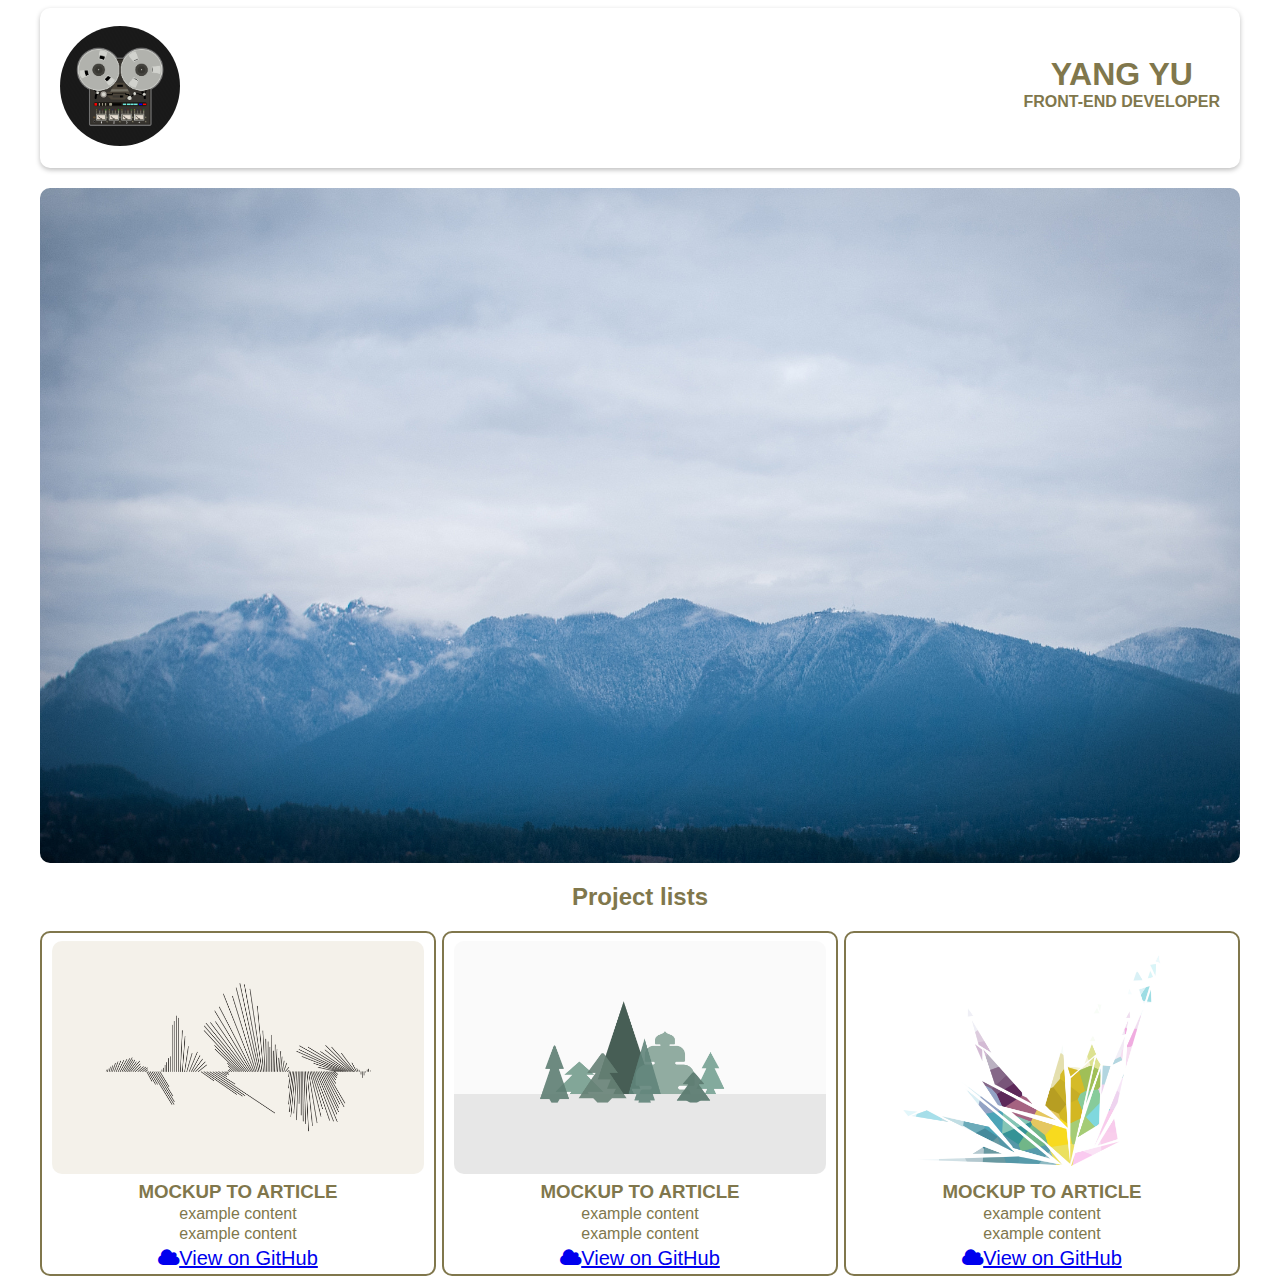
<file: index.html>
<!doctype html>
<html lang="en">
  <head>
    <meta charset="utf-8">
    <meta name="viewport" content="width=device-width,initial-scale=1">
    <meta http-equiv="X-UA-Compatible" content="IE=edge">
    <title>NicholasYu website</title>
    <link href="https://fonts.googleapis.com/css?family=Roboto:300,400,500" rel="stylesheet" type="text/css">
    <link rel="stylesheet" type="text/css" href="main.css">
    <link rel="stylesheet" type="text/css" href="responsive.css">
    <link rel="stylesheet" href="https://cdnjs.cloudflare.com/ajax/libs/font-awesome/4.7.0/css/font-awesome.min.css">
  </head>

  <body>
    <div class="container">

      <header class = "header">
        <div class="header__inner1">
          <img class="header__logo" src="images/open-reel-tape-recorder.png" width="150px" alt="iconic view of a peiqi">
        </div>
        <div class="header__inner2">
          <h1 class="header__title">
            YANG YU
          </h1>
          <h4 class="header__subtitle">
            FRONT-END DEVELOPER
          </h4>
        </div>
      </header>

      <div class="hero">
        <img class="hero__image" src="images/mountain.jpg" width="1400px" alt="Hero images of a mountain">
      </div>

      <section class="projects_container">
        <h2 class="projects__title">Project lists</h2>
      </section>

      <div class="projects_lists">

        <div class="project1">
          <article class="description">
            <img class="projects__images" src="images/Wind-Vector-resize.png" width="300px" alt="Build a portfolio site">
            <h3 class="project_name">MOCKUP TO ARTICLE</h3>
            <p>example content</p>
            <p>example content</p>
            <div class="link">
            <a href="#"><i class="fa fa-cloud"></i>View on GitHub</a>
            </div>
          </article>
        </div>

        <div class="project2">
          <article class="description">
            <img class="projects__images" src="images/Christmas_Trees.png" width="300px" alt="Build a portfolio site">
            <h3 class="project_name">MOCKUP TO ARTICLE</h3>
            <p>example content</p>
            <p>example content</p>
            <div class="link">
            <a href="MemoryGame_YYu/index.html"><i class="fa fa-cloud"></i>View on GitHub</a>
            </div>
          </article>
        </div>

        <div class="project3">
          <article class="description">
            <img class="projects__images" src="images/splash7.png" width="300px" alt="Build a portfolio site">
            <h3 class="project_name">MOCKUP TO ARTICLE</h3>
            <p>example content</p>
            <p>example content</p>
            <div class="link">
            <a href="https://www.flickr.com/photos/nic_yu/with/6753440369/"><i class="fa fa-cloud"></i>View on GitHub</a>
            </div>
          </article>
        </div>

      </div>
    </div>

  </body>
</html>
</file>
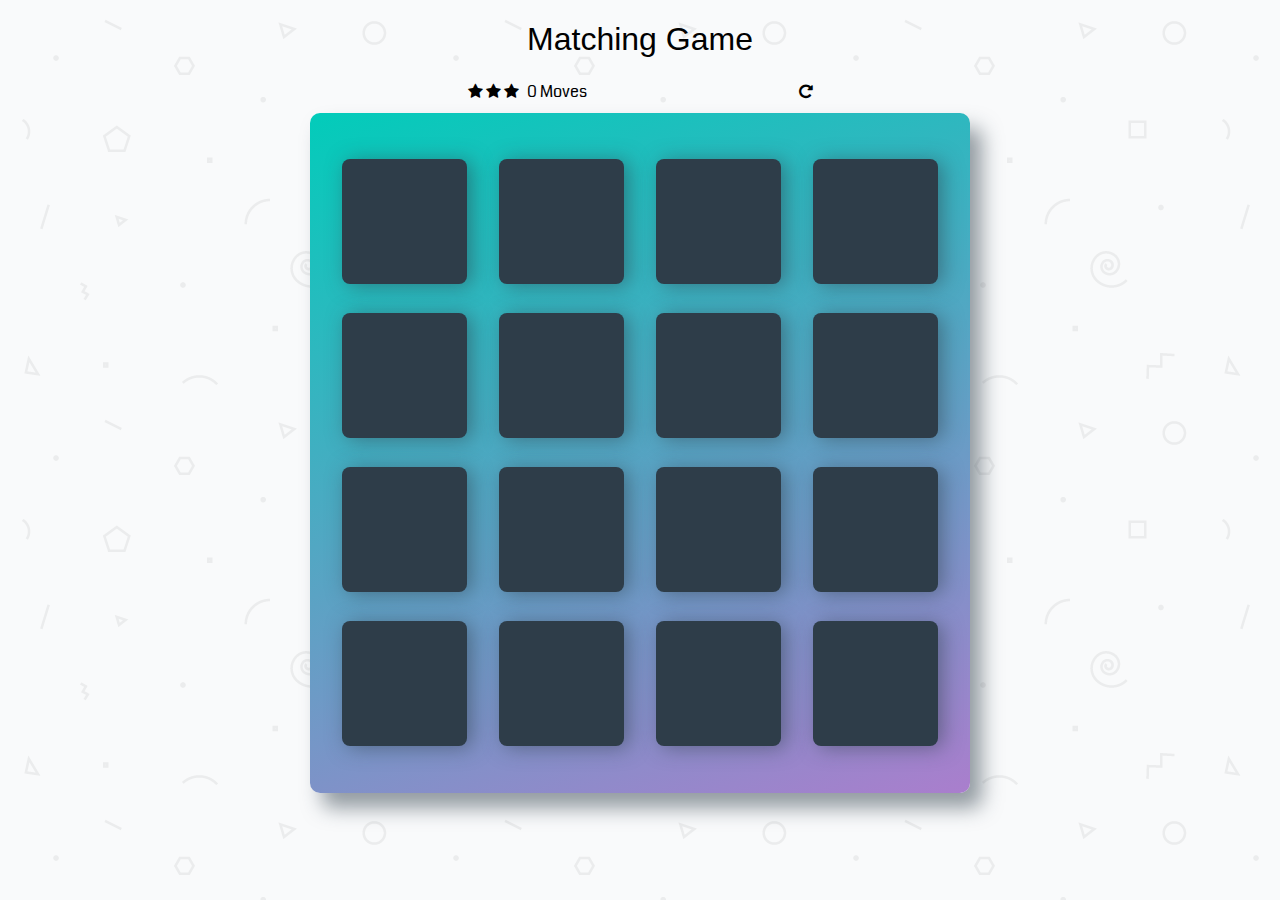
<file: MemoryGame_YYu/index.html>
<!doctype html>
<html lang="en">
<head>
    <meta charset="utf-8">
    <title>Matching Game</title>
    <meta name="description" content="">
    <script src="https://ajax.googleapis.com/ajax/libs/jquery/3.3.1/jquery.min.js"></script>
    <link rel="stylesheet prefetch" href="https://maxcdn.bootstrapcdn.com/font-awesome/4.6.1/css/font-awesome.min.css">
    <link rel="stylesheet prefetch" href="https://fonts.googleapis.com/css?family=Coda">
    <link rel="stylesheet" href="css/app.css">
</head>
<body>

    <div class="container">
        <header>
            <h1>Matching Game</h1>
        </header>

        <section class="score-panel">
        	<ul class="stars">
        		<li><i class="fa fa-star"></i></li>
        		<li><i class="fa fa-star"></i></li>
        		<li><i class="fa fa-star"></i></li>
        	</ul>

        	<span class="moves">0</span> Moves

            <div class="restart">
        		<i class="fa fa-repeat"></i>
        	</div>
        </section>

        <ul class="deck">
            <li class="card">
                <i class="fa fa-diamond"></i>
            </li>
            <li class="card">
                <i class="fa fa-paper-plane-o"></i>
            </li>
            <li class="card">
                <i class="fa fa-anchor"></i>
            </li>
            <li class="card">
                <i class="fa fa-bolt"></i>
            </li>
            <li class="card">
                <i class="fa fa-cube"></i>
            </li>
            <li class="card">
                <i class="fa fa-anchor"></i>
            </li>
            <li class="card">
                <i class="fa fa-leaf"></i>
            </li>
            <li class="card">
                <i class="fa fa-bicycle"></i>
            </li>
            <li class="card">
                <i class="fa fa-diamond"></i>
            </li>
            <li class="card">
                <i class="fa fa-bomb"></i>
            </li>
            <li class="card">
                <i class="fa fa-leaf"></i>
            </li>
            <li class="card">
                <i class="fa fa-bomb"></i>
            </li>
            <li class="card">
                <i class="fa fa-bolt"></i>
            </li>
            <li class="card">
                <i class="fa fa-bicycle"></i>
            </li>
            <li class="card">
                <i class="fa fa-paper-plane-o"></i>
            </li>
            <li class="card">
                <i class="fa fa-cube"></i>
            </li>
        </ul>
    </div>

    <!-- The Modal -->
    <div id="myModal" class = "modal">
      <!-- Modal content -->
      <div class="modal-content">
        <span class="close">&times;</span>
        <p>You won the game!</p>
      </div>
    </div>

    <script src="js/app.js"></script>
</body>
</html>
</file>
<file: main.css>
body {
  font-family: 'Raleway', sans-serif;
  font-weight: 300;
  color: #80774c;
}

h1,
h2,
h3,
h4 {
  font-family: 'Julius Sans One', sans-serif;
  margin: 0;
}

img {
  max-width: 100%;
}

p {
  margin: 2px;
  text-align: center;
}

header, nav, footer, section, article, div {
  box-sizing: border-box;
}

* {
  box-sizing: border-box;
}

.container {
  margin-left: 30px;
  margin-right: 30px;
}
.header {
  box-shadow: 0 2px 5px rgba(0, 0, 0, 0.26);
  width: 100%;
  min-height: 160px;
  transition: min-height 0.3s;
  margin-bottom: 20px;
  border-radius: 10px;
  display: table;
}
.header__logo {
  width: 120px;
  height: 120px;
  border-radius: 80%;
  margin-left: 20px;
}
.header__inner1 {
  display: table-cell;
  vertical-align: middle;
}
.header__inner2 {
  display: table-cell;
  float: right;
  margin-top: 48px;
  margin-right: 20px;
  text-align: center;
  vertical-align: middle;
}
.header__title {
  text-transform: uppercase;
}
.header__subtitle {
  text-transform: uppercase;
}
/*-----------------------------------------------------------------------------*/
.hero {
  width: inherit;
}
.hero__image{
  display: block;
  width: inherit;
  margin-left: auto;
  margin-right: auto;
  border-radius: 10px;
}
/*-----------------------------------------------------------------------------*/
.projects_container {
  width: inherit;
}
.projects__title {
  text-align: center;
  margin-top: 20px;
  margin-bottom: 20px;
}
.projects_lists {
  display:flex;
  justify-content:space-between;
}
.project1 {
  width: 33%;
  display: inline-block;
  border: solid #80774c 2px;
  border-radius: 10px;
}
.project2 {
  width: 33%;
  display: inline-block;
  border: solid #80774c 2px;
  border-radius: 10px;
}
.project3 {
  width: 33%;
  display: inline-block;
  border: solid #80774c 2px;
  border-radius: 10px;
}
.projects__images {
  display: block;
  width: 95%;
  margin-top: 2%;
  margin-left: auto;
  margin-right: auto;
  border-radius: 10px;
}
.project_name {
  text-align: center;
  margin-top: 2%;
}
.link {
  display: block;
  text-align: center;
  margin-top: 1%;
  margin-bottom: 1%;
  font-size: 20px;
}
</file>
<file: responsive.css>
.header__menu {
  display: none;
}
@media only screen and (max-width: 650px) {
  .header {
    display: flex;
    flex-wrap: wrap;
  }
  .header__logo {
    margin: auto;
  }
  .header__inner1 {
    width: 100%;
    text-align: center;
    margin: auto;
  }
  .header__inner2 {
    width: 100%;
    text-align: center;
    margin: auto;
    font-size: 10px;
  }
  .projects_lists {
    font-size: 10px;
    display: flex;
    flex-wrap: wrap;
    justify-content:space-between;
  }
  .project1 {
    order: 1;
    width: 100%;
    margin-bottom: 2%;
  }
  .project2 {
    order: 2;
    width: 100%;
    margin-bottom: 2%;
  }
  .project3 {
    order: 3;
    width: 100%;
    margin-bottom: 2%;
  }
  h3 {
    font-size: 20px;
  }
  p {
    font-size: 15px;
  }
}

@media only screen and (max-width: 1100px) and (min-width: 651px){
  .projects_lists {
    font-size: 15px;
    display: flex;
    flex-wrap: wrap;
    justify-content:space-between;
  }
  .project1 {
    order: 1;
    width: 49%;
    margin-bottom: 2%;
  }
  .project2 {
    order: 3;
    width: 49%;
    margin-bottom: 2%;
  }
  .project3 {
    order: 2;
    width: 49%;
    margin-bottom: 2%;
  }
}

@media screen and (min-width: 1200px) {
  .container {
    width: 1200px;
    margin-left: auto;
    margin-right: auto;
  }
}
@media screen and (max-width: 350px) {
  .container {
    width: 260px;
    margin-left: auto;
    margin-right: auto;
  }
}
</file>
<file: MemoryGame_YYu/css/app.css>
html {
    box-sizing: border-box;
}

*,
*::before,
*::after {
    box-sizing: inherit;
}

html,
body {
    width: 100%;
    height: 100%;
    margin: 0;
    padding: 0;
}

body {
    background: #ffffff url('../img/geometry2.png'); /* Background pattern from Subtle Patterns */
    font-family: 'Coda', cursive;
}

.container {
    display: flex;
    justify-content: center;
    align-items: center;
    flex-direction: column;
}

h1 {
    font-family: 'Open Sans', sans-serif;
    font-weight: 300;
}

/*
 * Styles for the deck of cards
 */

.deck {
    width: 660px;
    min-height: 680px;
    background: linear-gradient(160deg, #02ccba 0%, #aa7ecd 100%);
    padding: 32px;
    border-radius: 10px;
    box-shadow: 12px 15px 20px 0 rgba(46, 61, 73, 0.5);
    display: flex;
    flex-wrap: wrap;
    justify-content: space-between;
    align-items: center;
    margin: 0 0 3em;
}

.deck .card {
    height: 125px;
    width: 125px;
    background: #2e3d49;
    font-size: 0;
    color: #ffffff;
    border-radius: 8px;
    cursor: pointer;
    display: flex;
    justify-content: center;
    align-items: center;
    box-shadow: 5px 2px 20px 0 rgba(46, 61, 73, 0.5);
}

.deck .card.open {
    transform: rotateY(0);
    background: #02b3e4;
    cursor: default;
}

.deck .card.show {
    font-size: 33px;
}

.deck .card.match {
    cursor: default;
    background: #02ccba;
    font-size: 33px;
}

/*
 * Styles for the Score Panel
 */

.score-panel {
    text-align: left;
    width: 345px;
    margin-bottom: 10px;
}

.score-panel .stars {
    margin: 0;
    padding: 0;
    display: inline-block;
    margin: 0 5px 0 0;
}

.score-panel .stars li {
    list-style: none;
    display: inline-block;
}

.score-panel .restart {
    float: right;
    cursor: pointer;
}

/* The Modal (background) */
.modal {
    display: none; /* Hidden by default */
    position: fixed; /* Stay in place */
    z-index: 1; /* Sit on top */
    left: 0;
    top: 0;
    width: 100%; /* Full width */
    height: 100%; /* Full height */
    overflow: auto; /* Enable scroll if needed */
    background-color: rgb(0,0,0); /* Fallback color */
    background-color: rgba(0,0,0,0.4); /* Black w/ opacity */
}

/* Modal Content/Box */
.modal-content {
    background-color: #fefefe;
    margin: 15% auto; /* 15% from the top and centered */
    padding: 20px;
    border: 1px solid #888;
    width: 80%; /* Could be more or less, depending on screen size */
    text-align: center;
}

/* The Close Button */
.close {
    color: #aaa;
    float: right;
    font-size: 28px;
    font-weight: bold;
}

.close:hover,
.close:focus {
    color: black;
    text-decoration: none;
    cursor: pointer;
}
</file>
